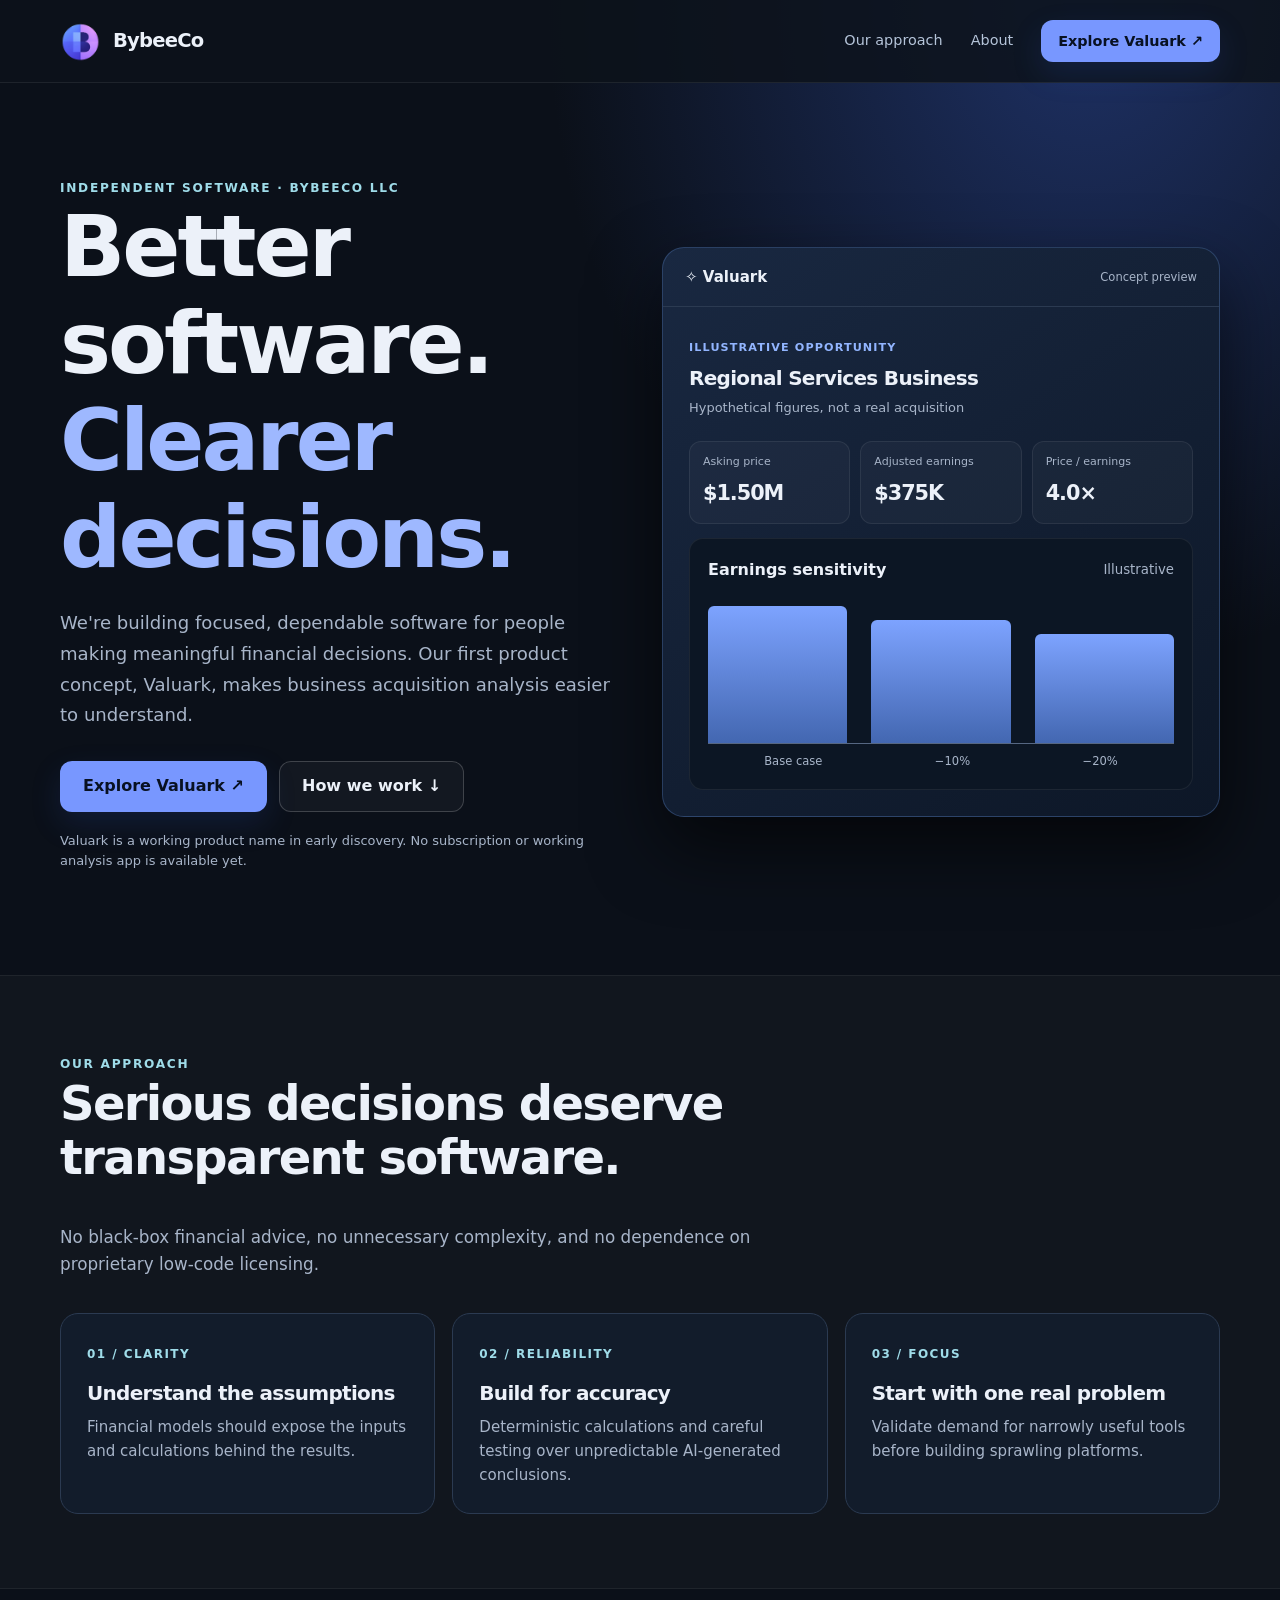
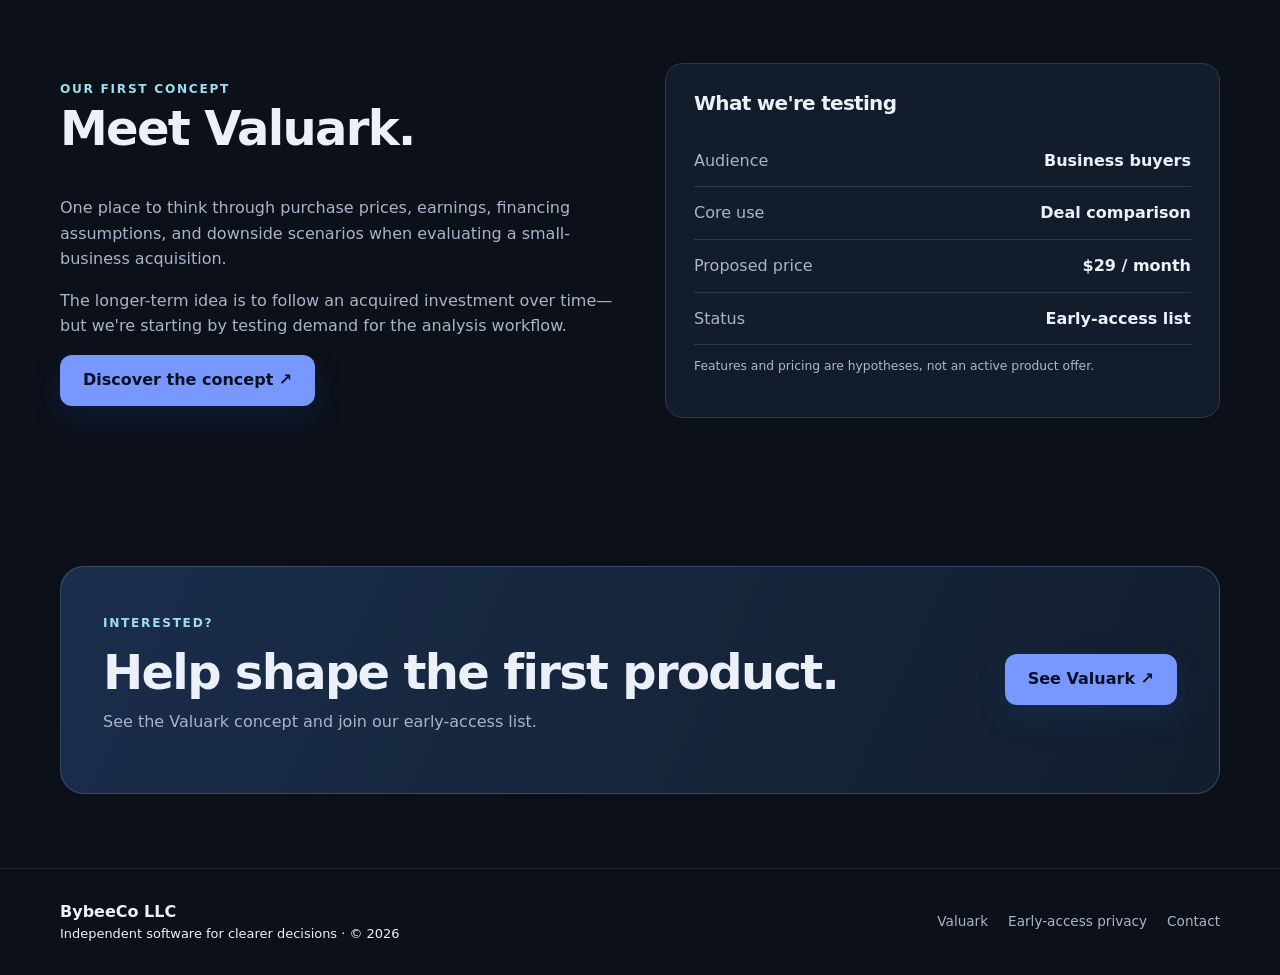
<file: index.html>
<!doctype html>
<html lang="en"><head><meta charset="utf-8"><meta name="viewport" content="width=device-width,initial-scale=1"><meta name="theme-color" content="#0b1019"><meta name="description" content="BybeeCo is an independent software company creating transparent tools for financial decisions. Explore our first product concept, Valuark."><meta property="og:title" content="BybeeCo | Software for clearer decisions"><meta property="og:description" content="Independent software for meaningful business decisions. Discover Valuark."><link rel="icon" type="image/png" sizes="96x96" href="favicon-96x96.png"><link rel="apple-touch-icon" sizes="192x192" href="web-app-manifest-192x192.png"><link rel="stylesheet" href="styles.css"><title>BybeeCo — Software for clearer decisions</title><!-- Cloudflare Web Analytics --><script type='module' src='https://static.cloudflareinsights.com/beacon.min.js' data-cf-beacon='{"token": "6b9af6c4d213418a8455e98528e53d12"}'></script><!-- End Cloudflare Web Analytics -->
</head>
<body><header class="header"><div class="container nav"><a class="logo" href="./" aria-label="BybeeCo home"><img class="brand-mark" src="web-app-manifest-192x192.png" width="41" height="41" alt="" decoding="async">BybeeCo</a><nav class="nav-links" aria-label="Primary"><a href="#mission">Our approach</a><a href="#about">About</a><a class="button primary small" href="valuark/">Explore Valuark ↗</a></nav></div></header>
<main>
<section class="hero container"><div><div class="eyebrow">Independent software · BybeeCo LLC</div><h1>Better software.<br><span>Clearer decisions.</span></h1><p class="lead">We're building focused, dependable software for people making meaningful financial decisions. Our first product concept, Valuark, makes business acquisition analysis easier to understand.</p><div class="actions"><a class="button primary" href="valuark/">Explore Valuark ↗</a><a class="button secondary" href="#mission">How we work ↓</a></div><p class="caption">Valuark is a working product name in early discovery. No subscription or working analysis app is available yet.</p></div>
<div class="preview" role="img" aria-label="Illustrative Valuark dashboard for a fictional acquisition"><div class="preview-head"><strong>✧ Valuark</strong><small>Concept preview</small></div><div class="preview-body"><span class="preview-tag">ILLUSTRATIVE OPPORTUNITY</span><h3>Regional Services Business</h3><p class="caption">Hypothetical figures, not a real acquisition</p><div class="metrics"><div class="metric"><span>Asking price</span><strong>$1.50M</strong></div><div class="metric"><span>Adjusted earnings</span><strong>$375K</strong></div><div class="metric"><span>Price / earnings</span><strong>4.0×</strong></div></div><div class="graph"><div class="graph-top"><strong>Earnings sensitivity</strong><small>Illustrative</small></div><div class="bars"><div style="--h:100%"></div><div style="--h:90%"></div><div style="--h:80%"></div></div><div class="bar-labels"><span>Base case</span><span>−10%</span><span>−20%</span></div></div></div></div></section>
<section class="section section-alt" id="mission"><div class="container"><div class="section-head"><span class="kicker">Our approach</span><h2>Serious decisions deserve transparent software.</h2><p>No black-box financial advice, no unnecessary complexity, and no dependence on proprietary low-code licensing.</p></div><div class="cards"><div class="card"><span class="num">01 / CLARITY</span><h3>Understand the assumptions</h3><p>Financial models should expose the inputs and calculations behind the results.</p></div><div class="card"><span class="num">02 / RELIABILITY</span><h3>Build for accuracy</h3><p>Deterministic calculations and careful testing over unpredictable AI-generated conclusions.</p></div><div class="card"><span class="num">03 / FOCUS</span><h3>Start with one real problem</h3><p>Validate demand for narrowly useful tools before building sprawling platforms.</p></div></div></div></section>
<section class="section container" id="about"><div class="split"><div><span class="kicker">Our first concept</span><h2>Meet Valuark.</h2><p>One place to think through purchase prices, earnings, financing assumptions, and downside scenarios when evaluating a small-business acquisition.</p><p>The longer-term idea is to follow an acquired investment over time—but we're starting by testing demand for the analysis workflow.</p><a class="button primary" href="valuark/">Discover the concept ↗</a></div><div class="note"><h3>What we're testing</h3><div class="note-line"><span>Audience</span><strong>Business buyers</strong></div><div class="note-line"><span>Core use</span><strong>Deal comparison</strong></div><div class="note-line"><span>Proposed price</span><strong>$29 / month</strong></div><div class="note-line"><span>Status</span><strong>Early-access list</strong></div><p class="warning">Features and pricing are hypotheses, not an active product offer.</p></div></div></section>
<section class="section container"><div class="cta"><div><span class="kicker">Interested?</span><h2>Help shape the first product.</h2><p>See the Valuark concept and join our early-access list.</p></div><a class="button primary" href="valuark/">See Valuark ↗</a></div></section>
</main><footer class="footer"><div class="container footer-inner"><div><strong>BybeeCo LLC</strong><div class="caption">Independent software for clearer decisions · © 2026</div></div><div class="footer-links"><a href="valuark/">Valuark</a><a href="valuark/privacy.html">Early-access privacy</a><a href="mailto:chandler@bybeeco.net">Contact</a></div></div></footer></body></html>
</file>
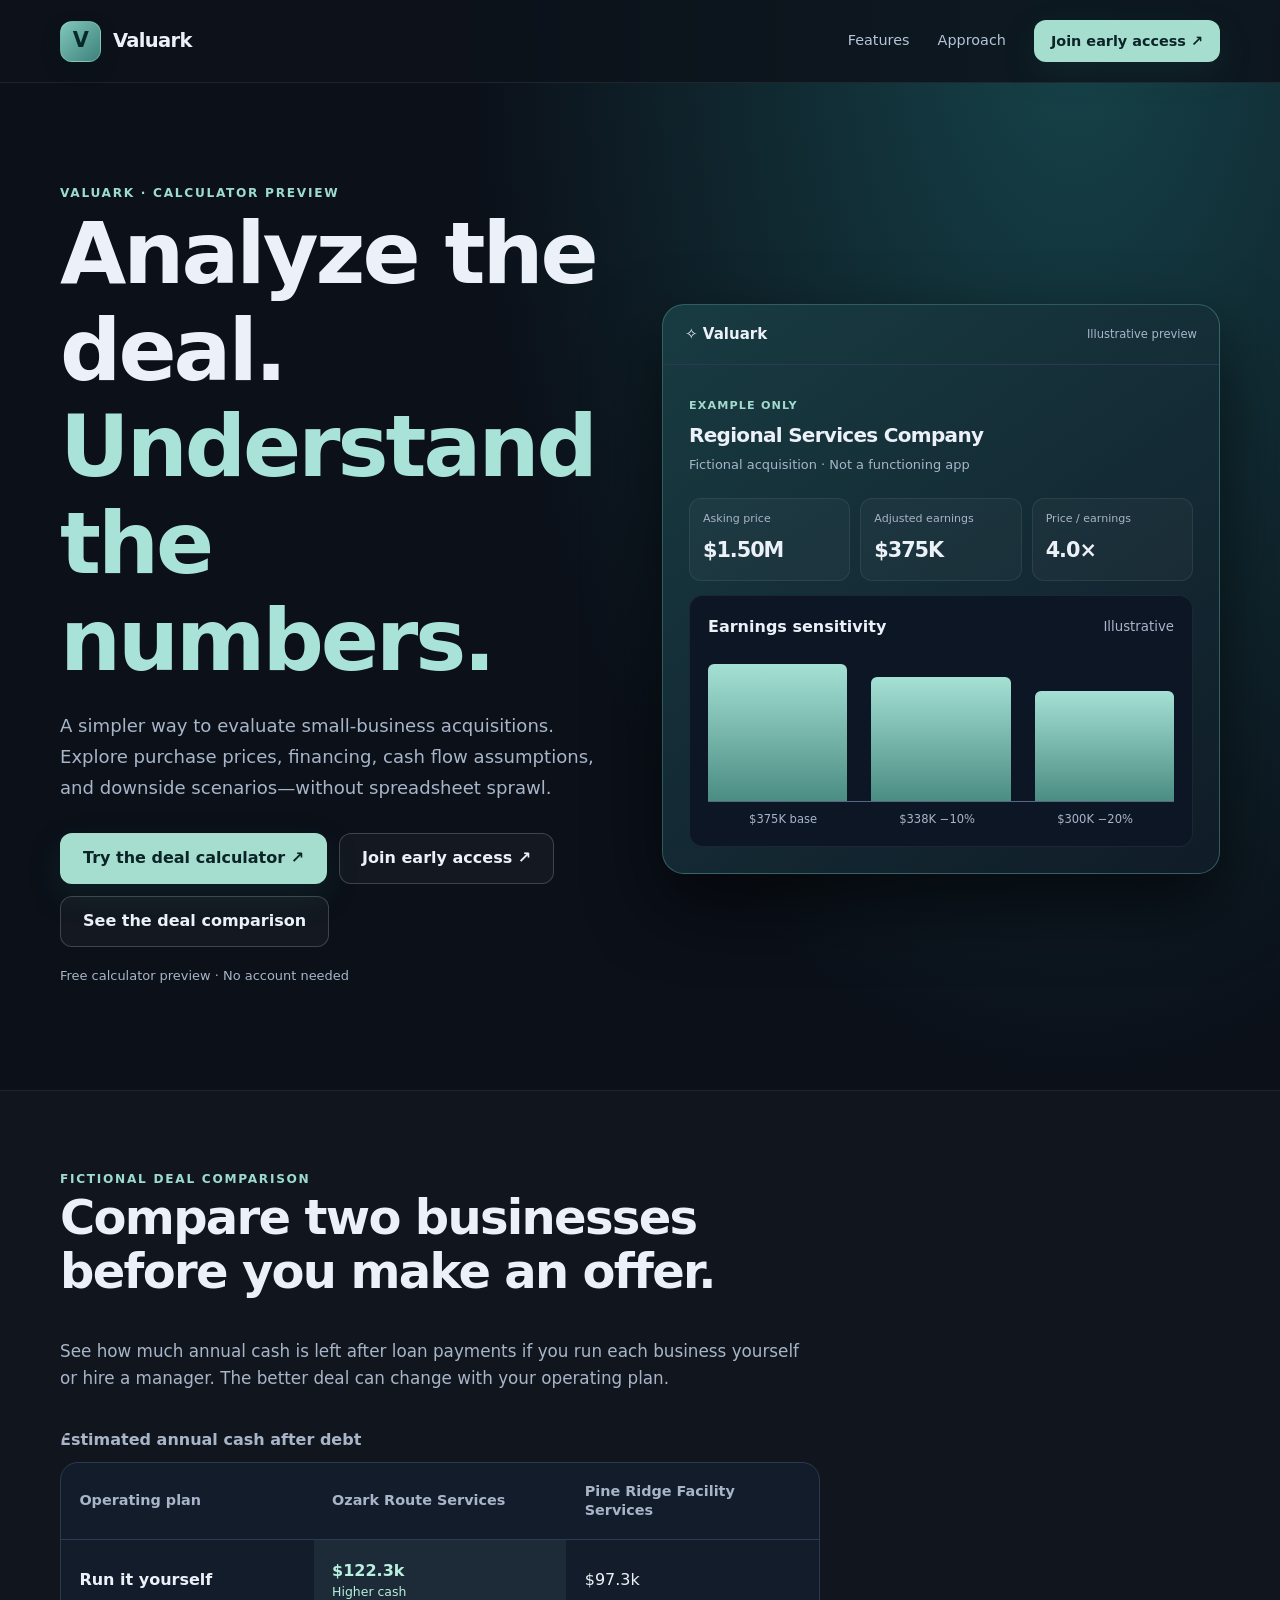
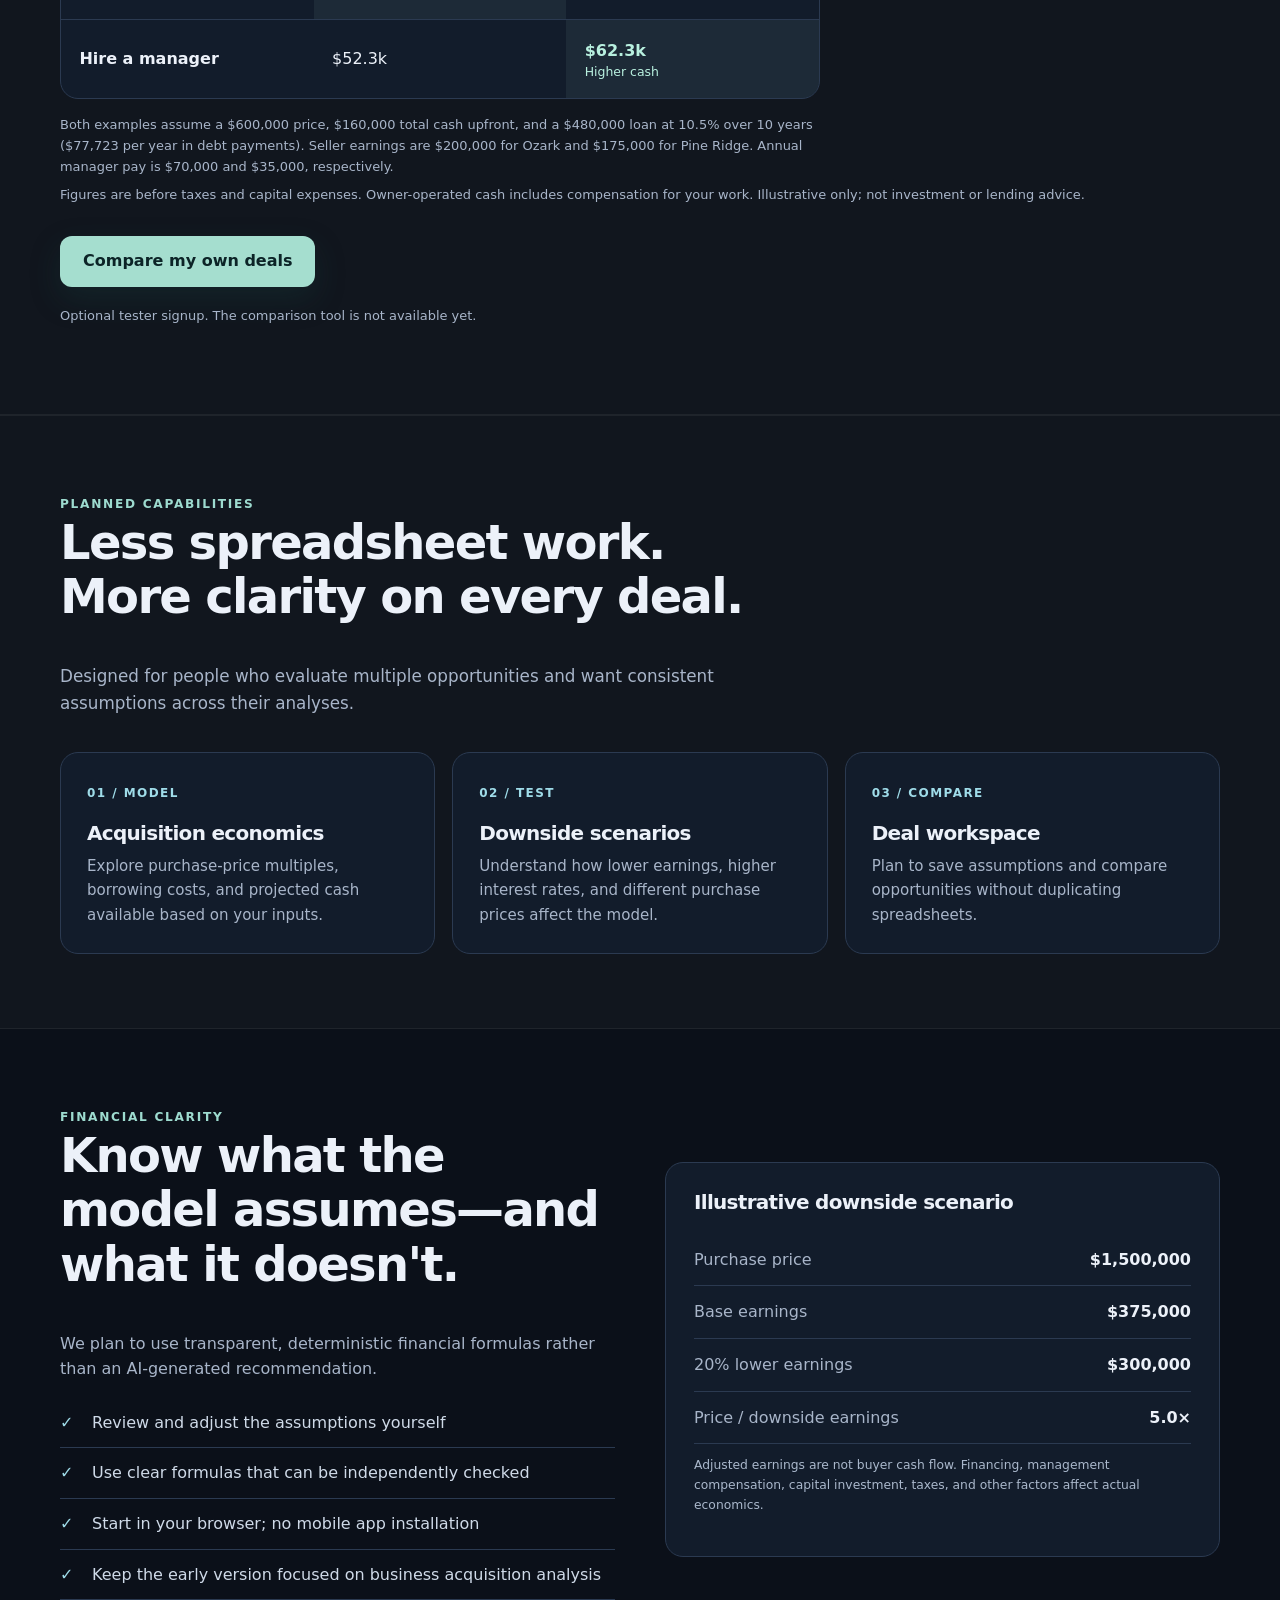
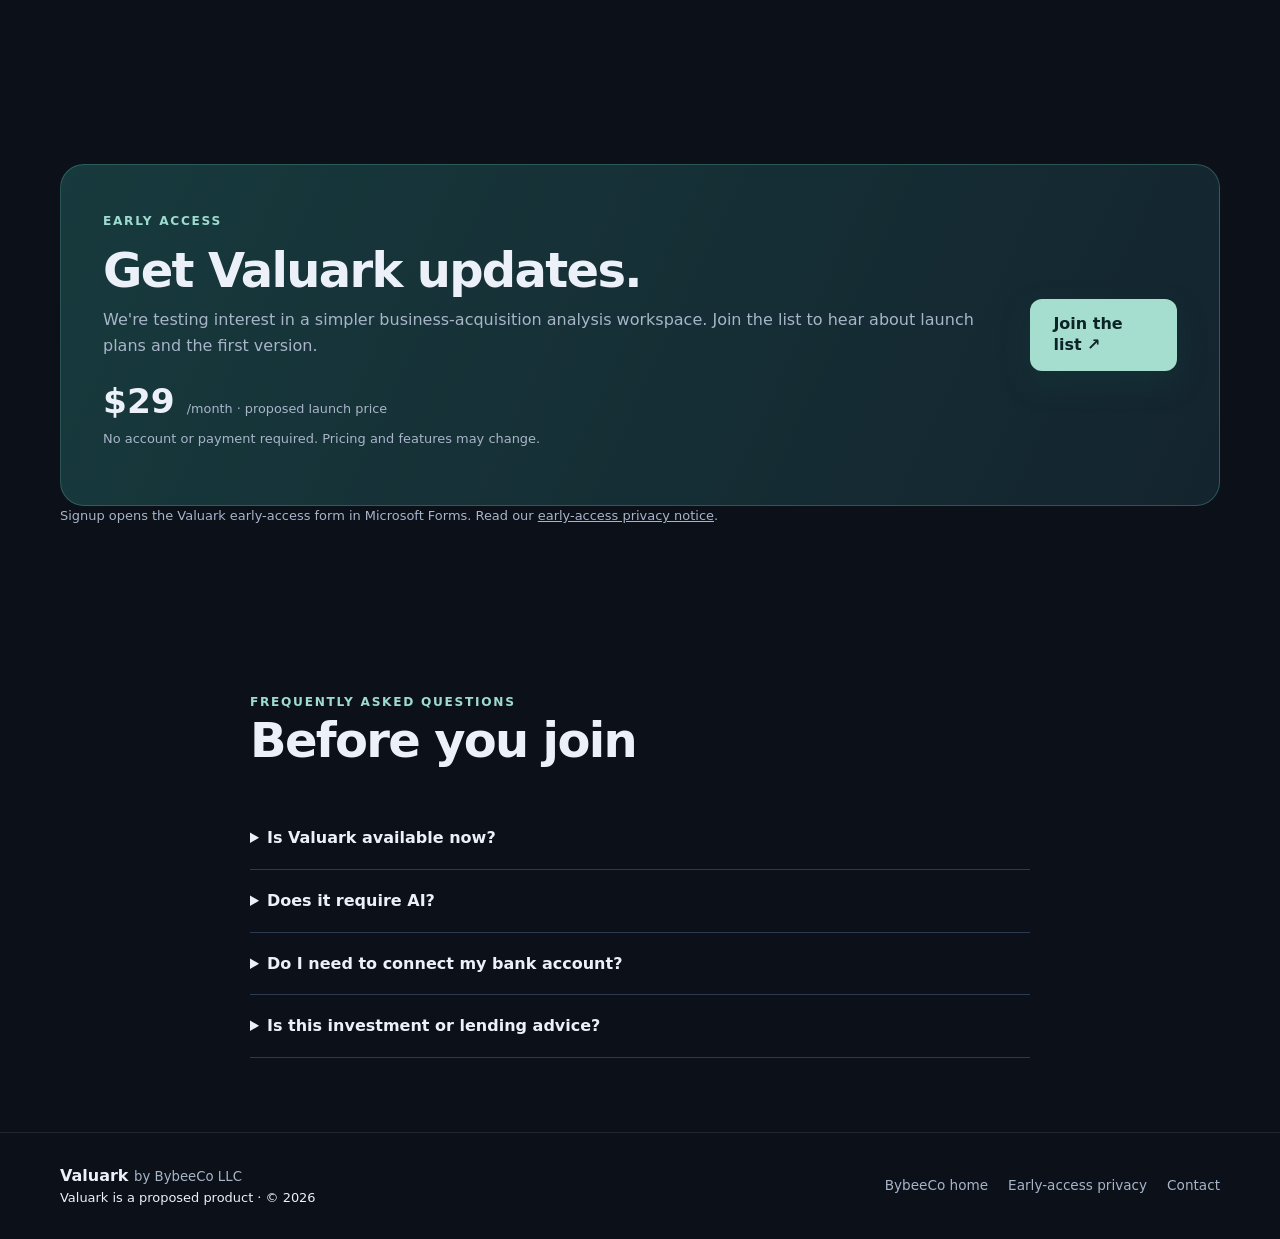
<file: deal-xray/index.html>
<!doctype html><html lang="en"><head><meta charset="utf-8"><meta name="viewport" content="width=device-width,initial-scale=1"><meta name="robots" content="noindex,follow"><meta http-equiv="refresh" content="0; url=../valuark/"><link rel="canonical" href="https://bybeeco.net/valuark/"><title>Deal X-Ray has moved to Valuark</title></head><body><p>This page has moved to <a href="../valuark/">Valuark</a>.</p></body></html>
</file>
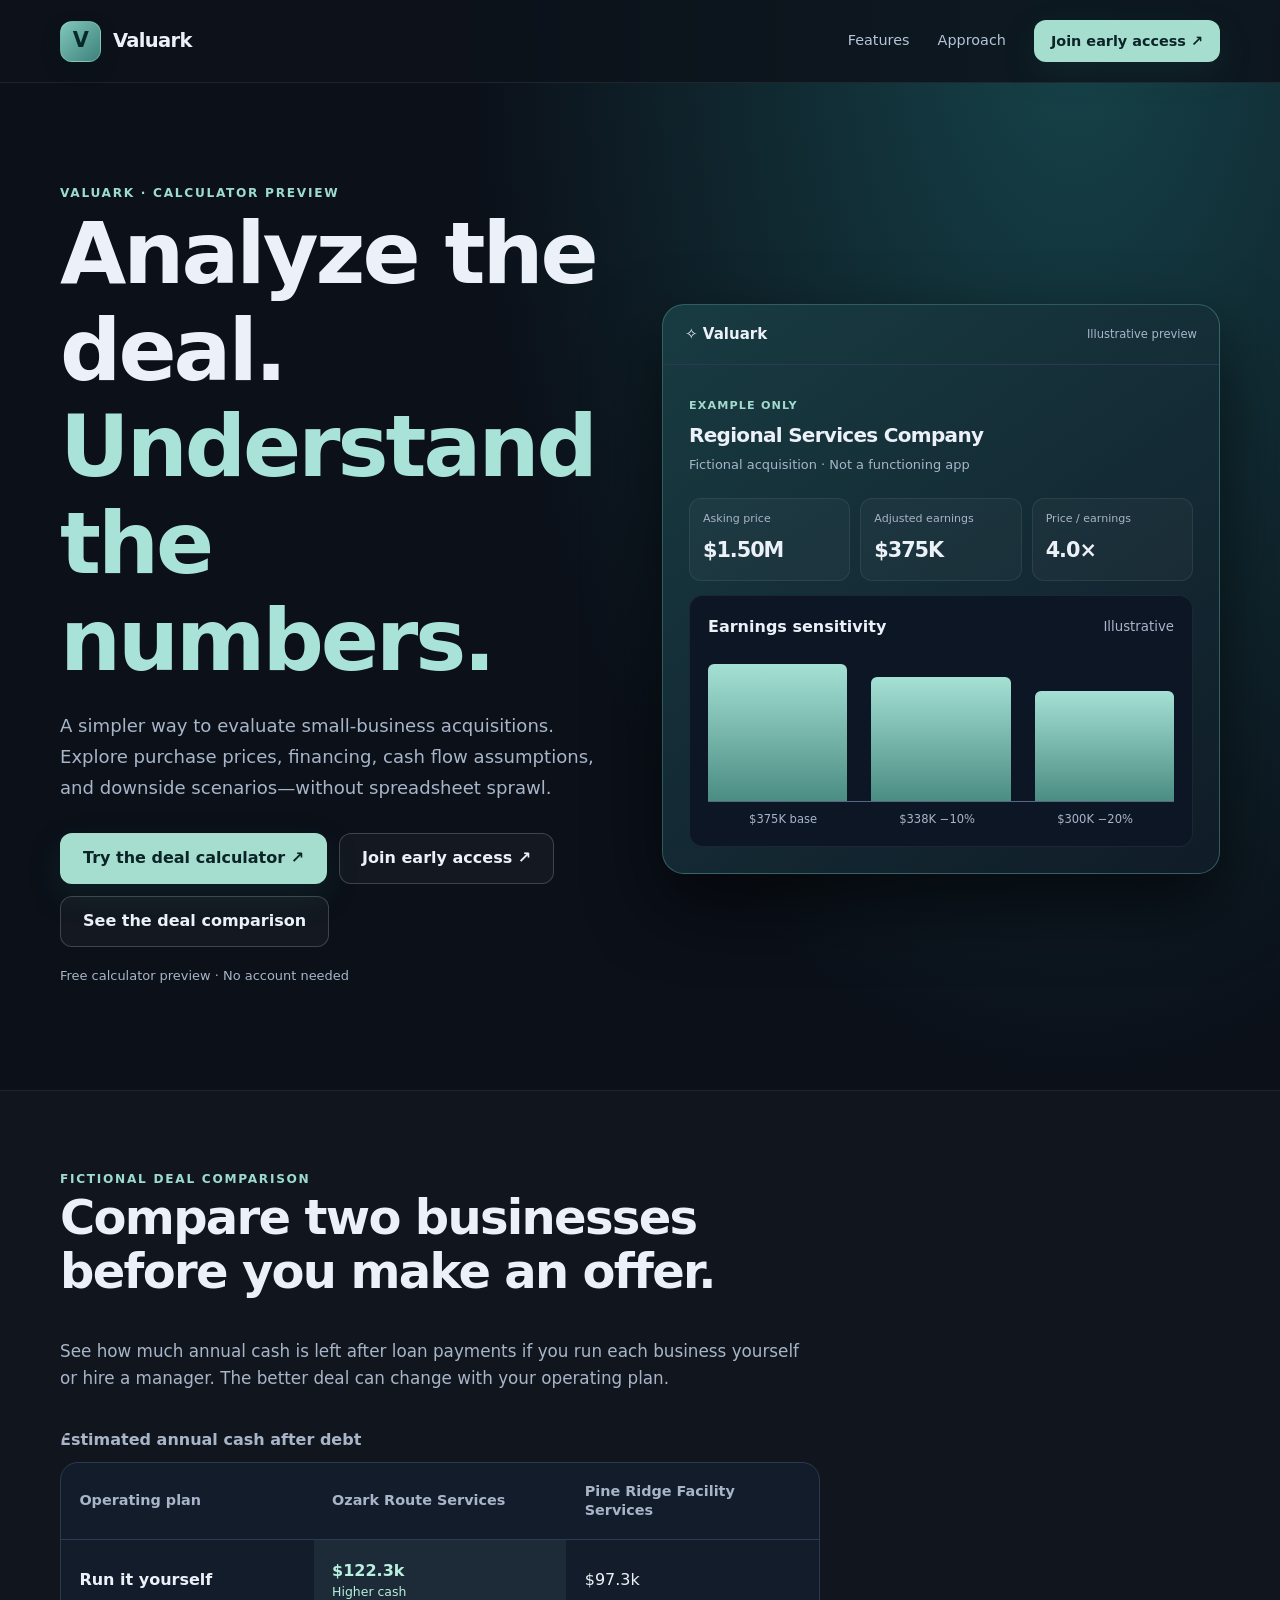
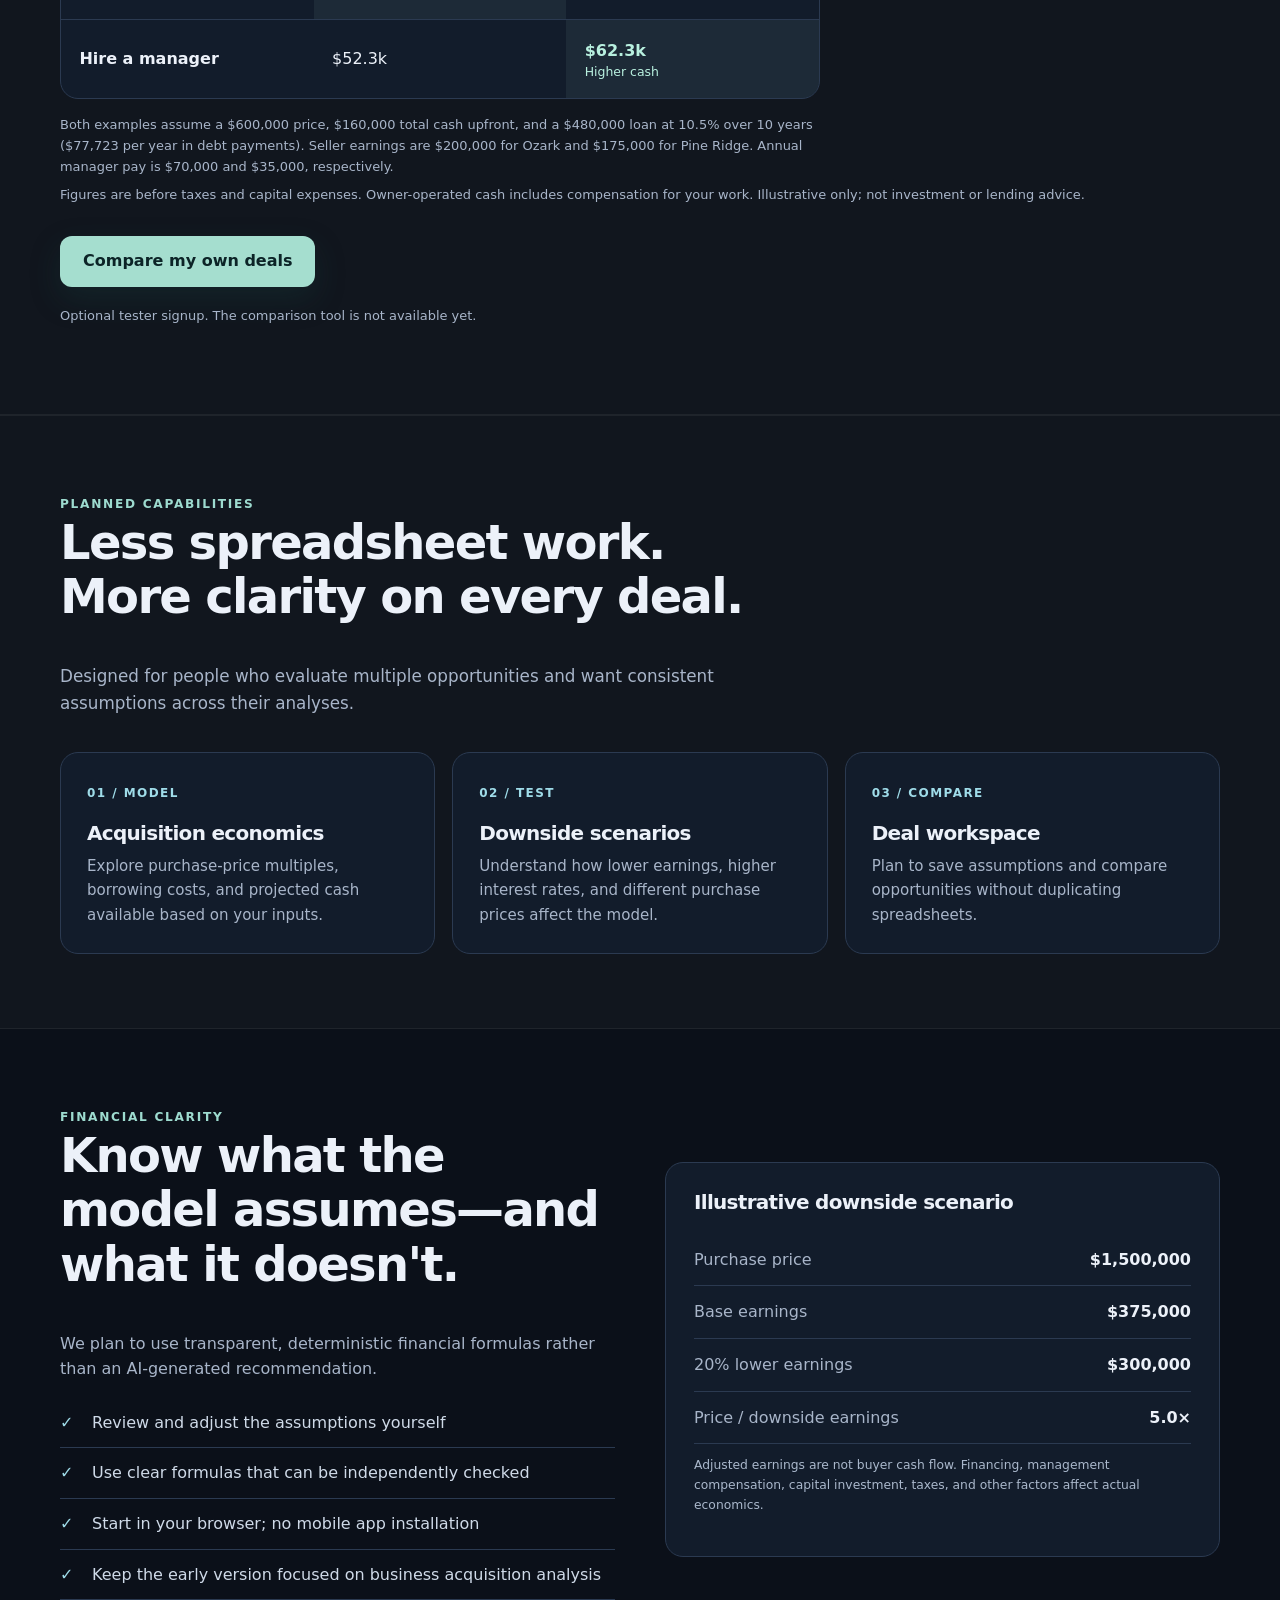
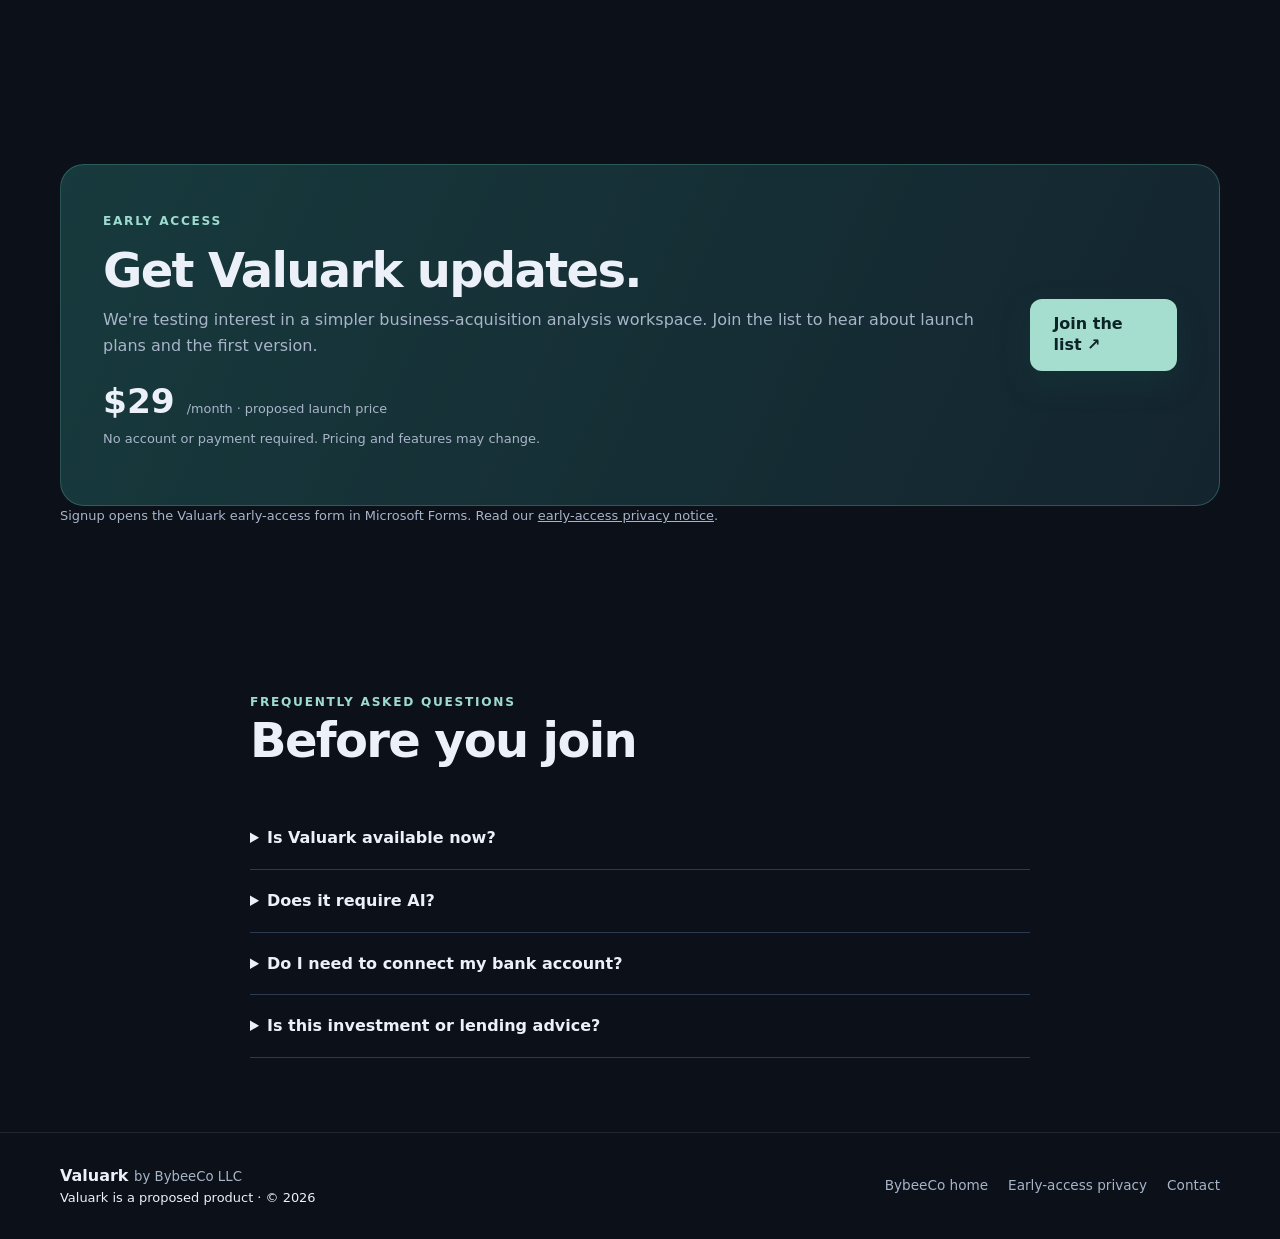
<file: valuark/index.html>
<!doctype html>
<html lang="en"><head><meta charset="utf-8"><meta name="viewport" content="width=device-width,initial-scale=1"><meta name="theme-color" content="#0b1019"><meta name="description" content="Try Valuark’s free one-deal calculator for small-business acquisitions. Estimate upfront cash, loan payments, and cash after hiring help."><link rel="canonical" href="https://bybeeco.net/valuark/"><meta property="og:title" content="Valuark | Analyze the deal. Understand the numbers."><meta property="og:description" content="A simpler way to evaluate business acquisitions. Join the early-access list."><link rel="icon" type="image/png" sizes="96x96" href="../favicon-96x96.png"><link rel="apple-touch-icon" sizes="192x192" href="../web-app-manifest-192x192.png"><link rel="stylesheet" href="../styles.css"><title>Valuark — Business acquisition analysis | BybeeCo</title><!-- Cloudflare Web Analytics --><script type='module' src='https://static.cloudflareinsights.com/beacon.min.js' data-cf-beacon='{"token": "6b9af6c4d213418a8455e98528e53d12"}'></script><!-- End Cloudflare Web Analytics -->
<style>
.deal-comparison-table{width:100%;max-width:760px;table-layout:fixed;border-spacing:0;background:var(--panel);border:1px solid var(--line);border-radius:var(--radius);overflow:hidden}
.deal-comparison-table caption{text-align:left;margin:0 0 .6rem;color:var(--sub);font-weight:600}
.deal-comparison-table th,.deal-comparison-table td{padding:clamp(.5rem,2vw,1.15rem);text-align:left;vertical-align:middle;overflow-wrap:anywhere}
.deal-comparison-table thead th{color:var(--sub);font-size:.9rem;line-height:1.35}
.deal-comparison-table tbody th,.deal-comparison-table tbody td{border-top:1px solid var(--line)}
.deal-comparison-table td{font-variant-numeric:tabular-nums}
.deal-comparison-table .higher{color:#b8f0df;background:#a5decf12}
.deal-comparison-table .higher span{display:block;font-size:.78rem;line-height:1.3}
.deal-comparison-detail{margin:1rem 0 .5rem;max-width:760px}
@media(max-width:480px){.deal-comparison-table tbody th{font-size:.88rem;line-height:1.35}}
</style>
</head>
<body class="valuark-page"><header class="header"><div class="container nav"><a class="logo product-logo" href="./" aria-label="Valuark home"><span class="product-mark" aria-hidden="true">V</span>Valuark</a><nav class="nav-links" aria-label="Primary"><a href="#features">Features</a><a href="#how">Approach</a><a class="button primary small" href="#early-access">Join early access ↗</a></nav></div></header>
<main>
<section class="hero container"><div><span class="eyebrow">Valuark · Calculator preview</span><h1>Analyze the deal.<br><span>Understand the numbers.</span></h1><p class="lead">A simpler way to evaluate small-business acquisitions. Explore purchase prices, financing, cash flow assumptions, and downside scenarios—without spreadsheet sprawl.</p><div class="actions"><a class="button primary" href="app/">Try the deal calculator ↗</a><a class="button secondary" href="#early-access">Join early access ↗</a><a class="button secondary" href="#deal-comparison">See the deal comparison</a></div><p class="caption">Free calculator preview · No account needed</p></div>
<div class="preview" role="img" aria-label="Illustrative acquisition underwriting preview showing a fictional business, price to earnings multiple, and downside scenarios"><div class="preview-head"><strong>✧ Valuark</strong><small>Illustrative preview</small></div><div class="preview-body"><span class="preview-tag">EXAMPLE ONLY</span><h3>Regional Services Company</h3><p class="caption">Fictional acquisition · Not a functioning app</p><div class="metrics"><div class="metric"><span>Asking price</span><strong>$1.50M</strong></div><div class="metric"><span>Adjusted earnings</span><strong>$375K</strong></div><div class="metric"><span>Price / earnings</span><strong>4.0×</strong></div></div><div class="graph"><div class="graph-top"><strong>Earnings sensitivity</strong><small>Illustrative</small></div><div class="bars"><div style="--h:100%"></div><div style="--h:90%"></div><div style="--h:80%"></div></div><div class="bar-labels"><span>$375K base</span><span>$338K −10%</span><span>$300K −20%</span></div></div></div></div></section>
<section class="section section-alt" id="deal-comparison" aria-labelledby="deal-comparison-title">
  <div class="container">
    <div class="section-head">
      <span class="kicker">Fictional deal comparison</span>
      <h2 id="deal-comparison-title">Compare two businesses before you make an offer.</h2>
      <p>See how much annual cash is left after loan payments if you run each business yourself or hire a manager. The better deal can change with your operating plan.</p>
    </div>
    <table class="deal-comparison-table">
      <caption>Estimated annual cash after debt</caption>
      <thead><tr><th scope="col">Operating plan</th><th scope="col">Ozark Route Services</th><th scope="col">Pine Ridge Facility Services</th></tr></thead>
      <tbody>
        <tr><th scope="row">Run it yourself</th><td class="higher"><strong>$122.3k</strong><span>Higher cash</span></td><td>$97.3k</td></tr>
        <tr><th scope="row">Hire a manager</th><td>$52.3k</td><td class="higher"><strong>$62.3k</strong><span>Higher cash</span></td></tr>
      </tbody>
    </table>
    <p class="caption deal-comparison-detail">Both examples assume a $600,000 price, $160,000 total cash upfront, and a $480,000 loan at 10.5% over 10 years ($77,723 per year in debt payments). Seller earnings are $200,000 for Ozark and $175,000 for Pine Ridge. Annual manager pay is $70,000 and $35,000, respectively.</p>
    <p class="caption">Figures are before taxes and capital expenses. Owner-operated cash includes compensation for your work. Illustrative only; not investment or lending advice.</p>
    <div class="actions"><a class="button primary" href="compare/">Compare my own deals</a></div>
    <p class="caption">Optional tester signup. The comparison tool is not available yet.</p>
  </div>
</section>
<section class="section section-alt" id="features"><div class="container"><div class="section-head"><span class="kicker">Planned capabilities</span><h2>Less spreadsheet work. More clarity on every deal.</h2><p>Designed for people who evaluate multiple opportunities and want consistent assumptions across their analyses.</p></div><div class="cards"><article class="card"><span class="num">01 / MODEL</span><h3>Acquisition economics</h3><p>Explore purchase-price multiples, borrowing costs, and projected cash available based on your inputs.</p></article><article class="card"><span class="num">02 / TEST</span><h3>Downside scenarios</h3><p>Understand how lower earnings, higher interest rates, and different purchase prices affect the model.</p></article><article class="card"><span class="num">03 / COMPARE</span><h3>Deal workspace</h3><p>Plan to save assumptions and compare opportunities without duplicating spreadsheets.</p></article></div></div></section>
<section class="section container" id="how"><div class="split"><div><span class="kicker">Financial clarity</span><h2>Know what the model assumes—and what it doesn't.</h2><p>We plan to use transparent, deterministic financial formulas rather than an AI-generated recommendation.</p><ul class="check-list"><li>Review and adjust the assumptions yourself</li><li>Use clear formulas that can be independently checked</li><li>Start in your browser; no mobile app installation</li><li>Keep the early version focused on business acquisition analysis</li></ul></div><div class="note"><h3>Illustrative downside scenario</h3><div class="note-line"><span>Purchase price</span><strong>$1,500,000</strong></div><div class="note-line"><span>Base earnings</span><strong>$375,000</strong></div><div class="note-line"><span>20% lower earnings</span><strong>$300,000</strong></div><div class="note-line"><span>Price / downside earnings</span><strong>5.0×</strong></div><p class="warning">Adjusted earnings are not buyer cash flow. Financing, management compensation, capital investment, taxes, and other factors affect actual economics.</p></div></div></section>
<section class="section container" id="early-access"><div class="cta"><div><span class="kicker">Early access</span><h2>Get Valuark updates.</h2><p>We're testing interest in a simpler business-acquisition analysis workspace. Join the list to hear about launch plans and the first version.</p><div class="price"><strong>$29</strong><span>/month · proposed launch price</span></div><p class="caption">No account or payment required. Pricing and features may change.</p></div><a class="button primary" href="https://forms.cloud.microsoft/Pages/ResponsePage.aspx?id=NekUYfxFBU6qpfQUZ_yg_f80z0Z3oLlMpwESJOcBspFUMzMwTzVXTllCS1RRMVNJT1NWU1c4MEo0NC4u" target="_blank" rel="noopener noreferrer">Join the list ↗</a></div><p class="caption">Signup opens the Valuark early-access form in Microsoft Forms. Read our <a href="privacy.html" style="text-decoration:underline">early-access privacy notice</a>.</p></section>
<section class="section faq container"><span class="kicker">Frequently asked questions</span><h2>Before you join</h2><details><summary>Is Valuark available now?</summary><p>No. We're evaluating demand and developing the initial concept. The signup list is not a purchase or guarantee of launch.</p></details><details><summary>Does it require AI?</summary><p>No. The planned financial modeling uses formulas and explicit assumptions, not AI inference services.</p></details><details><summary>Do I need to connect my bank account?</summary><p>No. The early-access form does not request bank details or financial statements.</p></details><details><summary>Is this investment or lending advice?</summary><p>No. Valuark is planned as modeling and decision-support software, not investment, accounting, tax, legal, appraisal, or lending advice.</p></details></section>
</main><footer class="footer"><div class="container footer-inner"><div><strong>Valuark <span class="brand-by">by BybeeCo LLC</span></strong><div class="caption">Valuark is a proposed product · © 2026</div></div><div class="footer-links"><a href="../">BybeeCo home</a><a href="privacy.html">Early-access privacy</a><a href="mailto:chandler@bybeeco.net">Contact</a></div></div></footer></body></html>
</file>
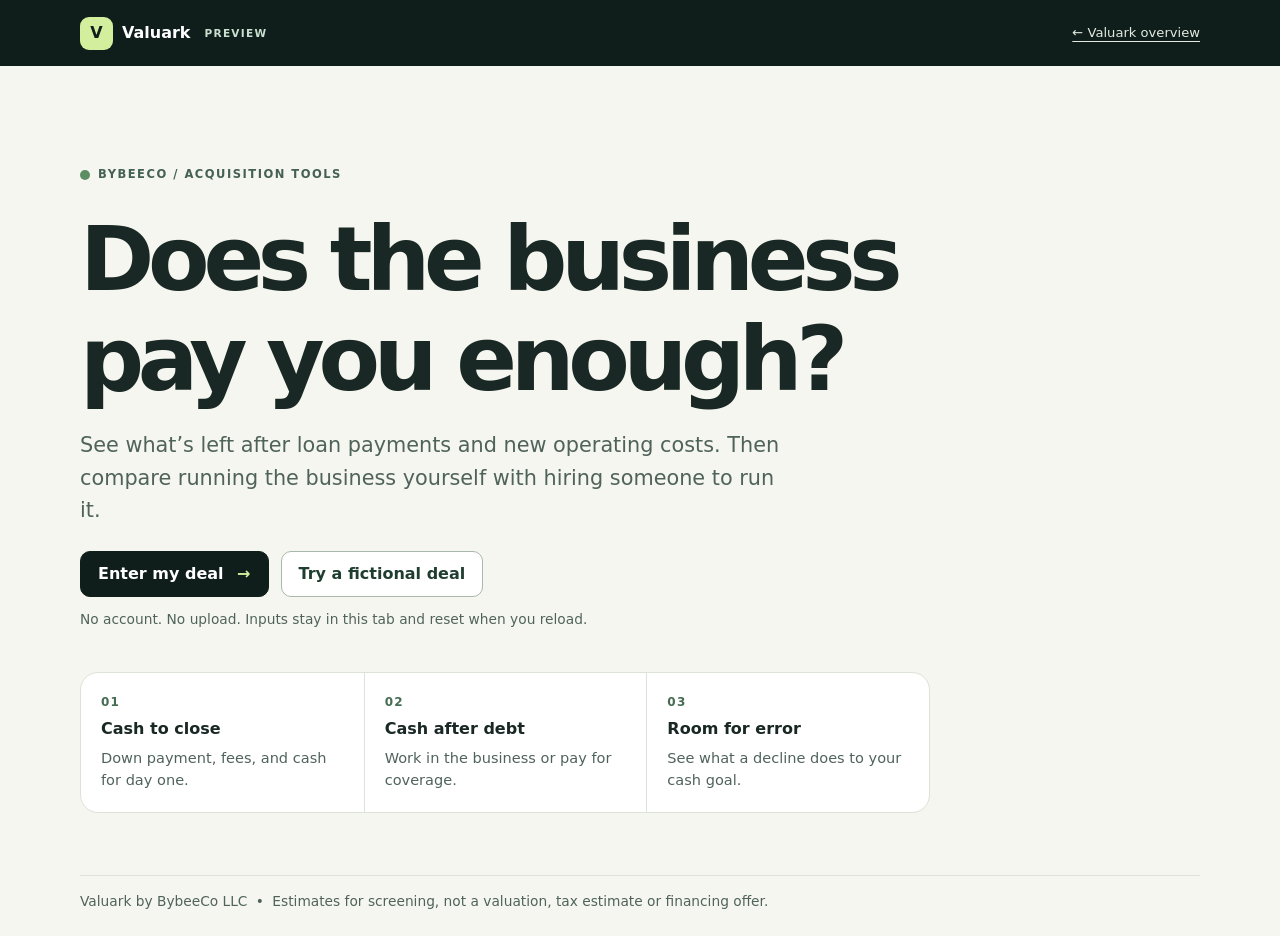
<file: valuark/app/index.html>
<!doctype html><html lang="en"><head><meta charset="UTF-8"><meta name="viewport" content="width=device-width,initial-scale=1"><meta name="theme-color" content="#101a19"><meta http-equiv="Content-Security-Policy" content="default-src 'none'; script-src 'self'; style-src 'self'; img-src 'self'; connect-src 'none'; base-uri 'none'; form-action 'none'"><meta name="robots" content="noindex"><meta name="description" content="Estimate cash after debt and the cost of hiring help."><title>Valuark | Check a business</title>  <script type="module" crossorigin src="./assets/index-Bihn7yIy.js"></script>
  <link rel="stylesheet" crossorigin href="./assets/index-Ba0WXo_a.css">
</head><body><div id="root"></div></body></html>
</file>
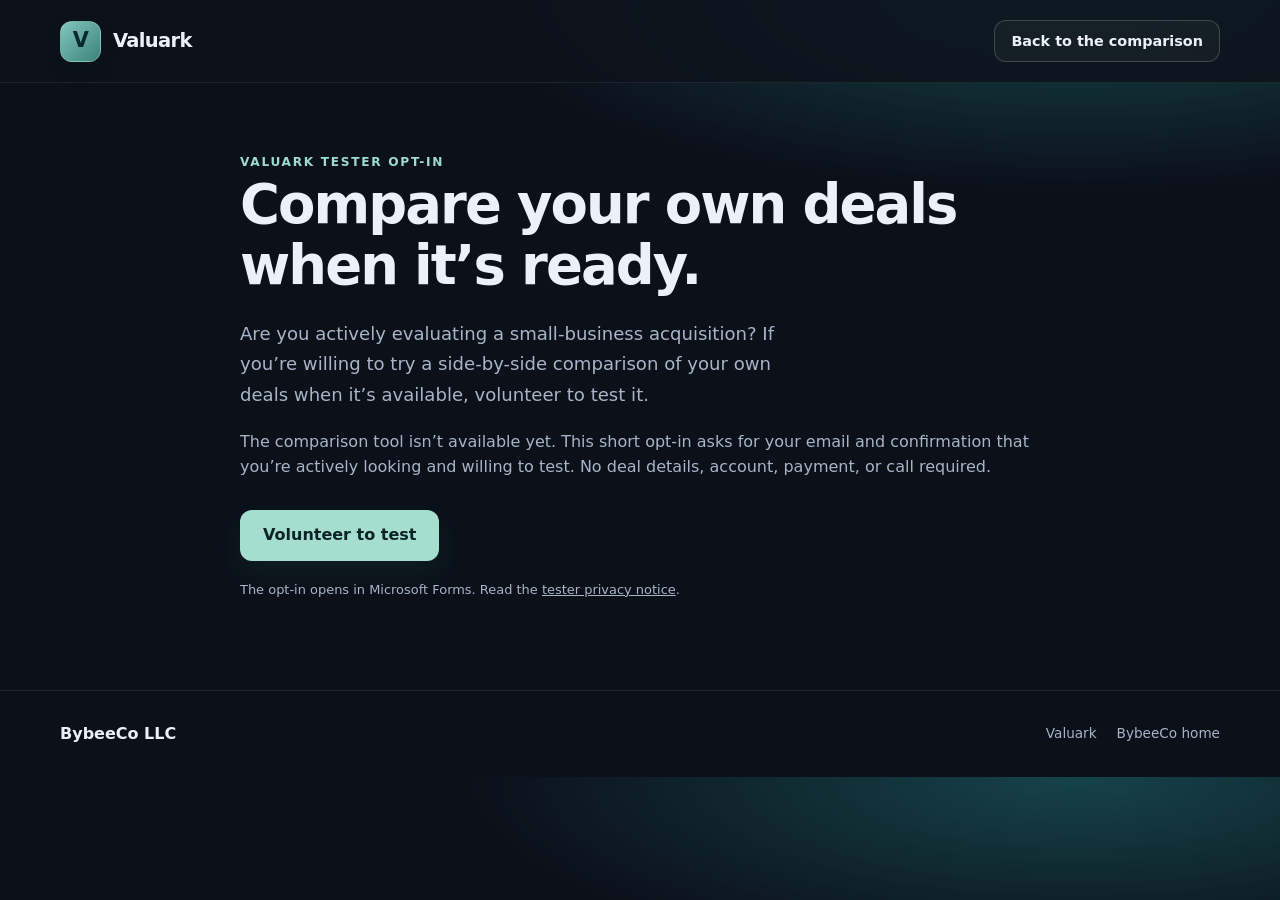
<file: valuark/compare/index.html>
<!doctype html>
<html lang="en"><head><meta charset="utf-8"><meta name="viewport" content="width=device-width,initial-scale=1"><meta name="theme-color" content="#0b1019"><meta name="description" content="Volunteer to test Valuark’s future acquisition comparison."><meta name="robots" content="noindex"><link rel="canonical" href="https://bybeeco.net/valuark/compare/"><link rel="icon" type="image/png" sizes="96x96" href="../../favicon-96x96.png"><link rel="apple-touch-icon" sizes="192x192" href="../../web-app-manifest-192x192.png"><link rel="stylesheet" href="../../styles.css"><title>Volunteer to test Valuark | BybeeCo</title><!-- Cloudflare Web Analytics --><script type='module' src='https://static.cloudflareinsights.com/beacon.min.js' data-cf-beacon='{"token": "6b9af6c4d213418a8455e98528e53d12"}'></script><!-- End Cloudflare Web Analytics -->
</head>
<body class="valuark-page">
  <header class="header"><div class="container nav"><a class="logo product-logo" href="../" aria-label="Valuark home"><span class="product-mark" aria-hidden="true">V</span>Valuark</a><nav class="nav-links" aria-label="Primary"><a class="button secondary small" href="../#deal-comparison">Back to the comparison</a></nav></div></header>
  <main class="container"><article class="legal">
    <span class="kicker">Valuark tester opt-in</span>
    <h1>Compare your own deals when it’s ready.</h1>
    <p class="lead">Are you actively evaluating a small-business acquisition? If you’re willing to try a side-by-side comparison of your own deals when it’s available, volunteer to test it.</p>
    <p>The comparison tool isn’t available yet. This short opt-in asks for your email and confirmation that you’re actively looking and willing to test. No deal details, account, payment, or call required.</p>
    <div class="actions"><a class="button primary" href="https://forms.cloud.microsoft/r/BCtmyKhPy6" rel="noreferrer">Volunteer to test</a></div>
    <p class="caption">The opt-in opens in Microsoft Forms. Read the <a href="../privacy.html#comparison-privacy" style="text-decoration:underline">tester privacy notice</a>.</p>
  </article></main>
  <footer class="footer"><div class="container footer-inner"><strong>BybeeCo LLC</strong><div class="footer-links"><a href="../">Valuark</a><a href="../../">BybeeCo home</a></div></div></footer>
</body></html>
</file>
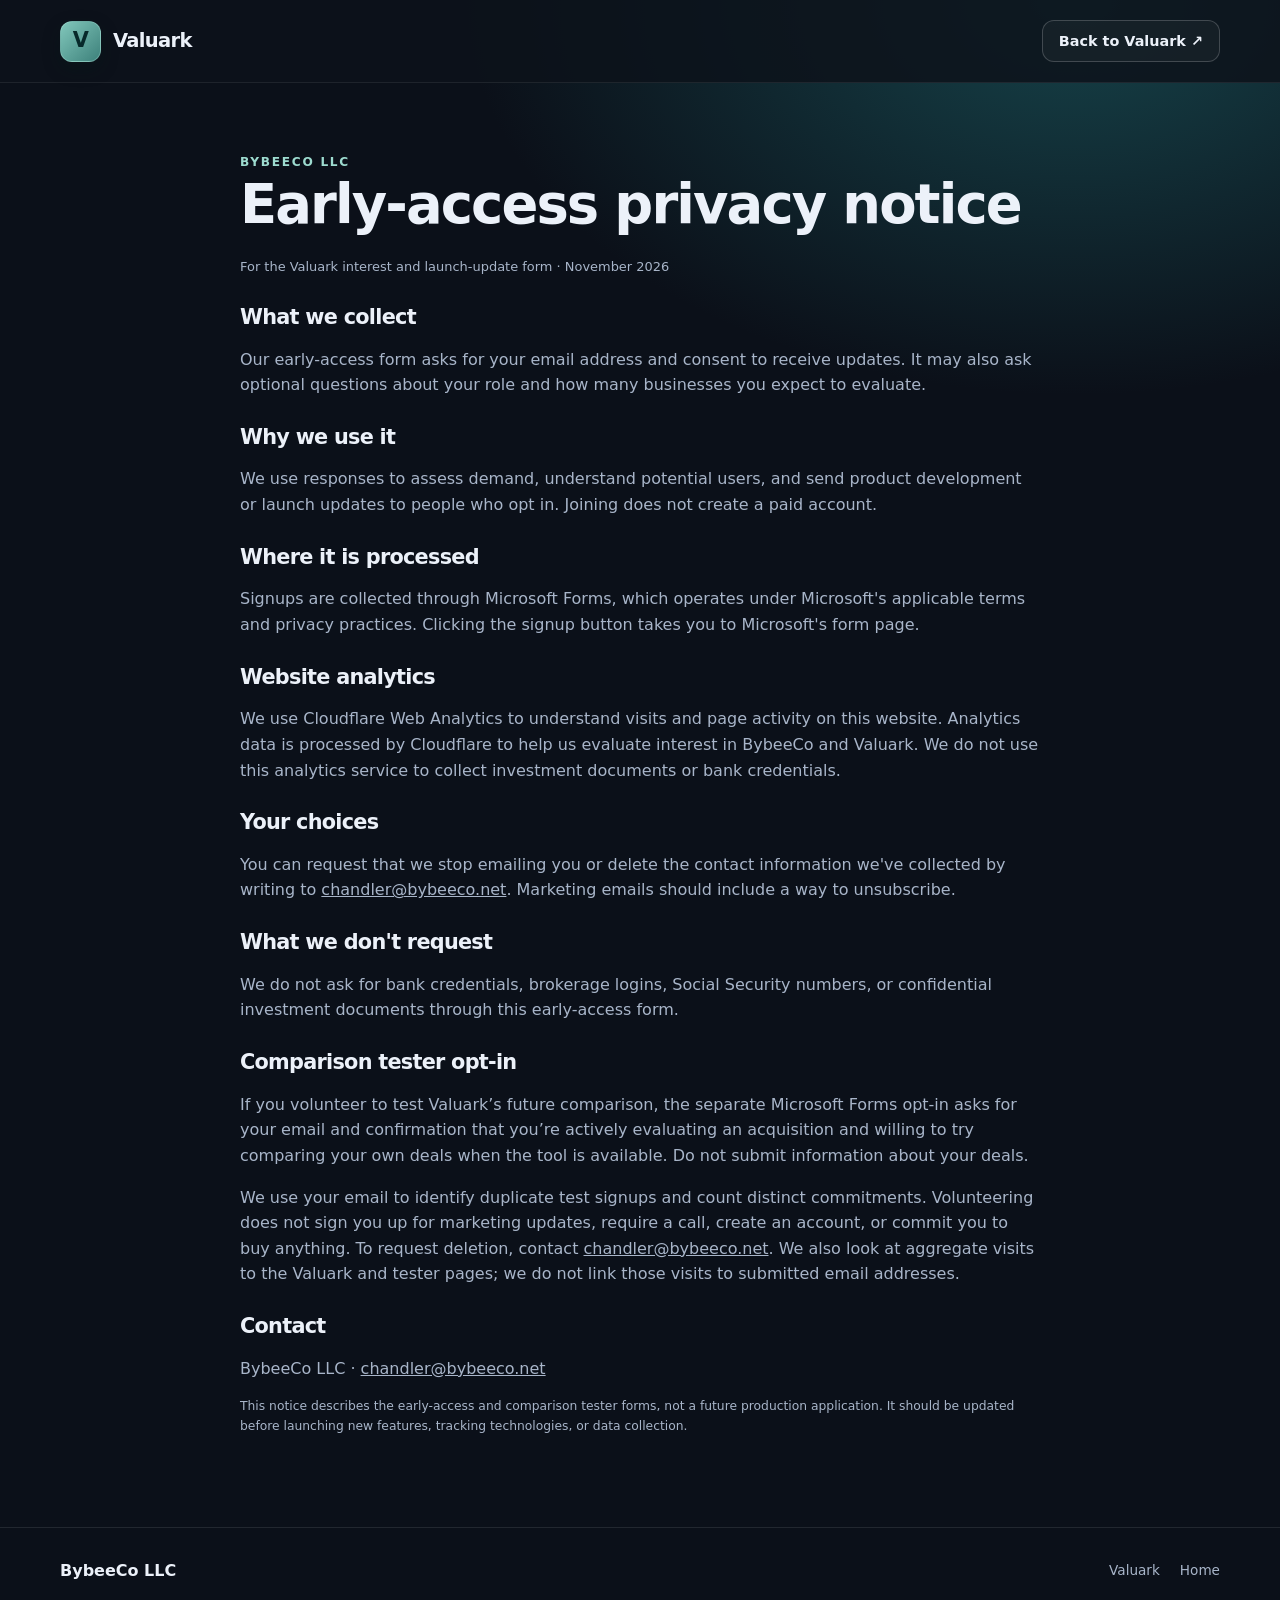
<file: deal-xray/privacy.html>
<!doctype html><html lang="en"><head><meta charset="utf-8"><meta name="viewport" content="width=device-width,initial-scale=1"><meta name="robots" content="noindex,follow"><meta http-equiv="refresh" content="0; url=../valuark/privacy.html"><link rel="canonical" href="https://bybeeco.net/valuark/privacy.html"><title>Deal X-Ray privacy has moved to Valuark</title></head><body><p>This page has moved to <a href="../valuark/privacy.html">Valuark</a>.</p></body></html>
</file>
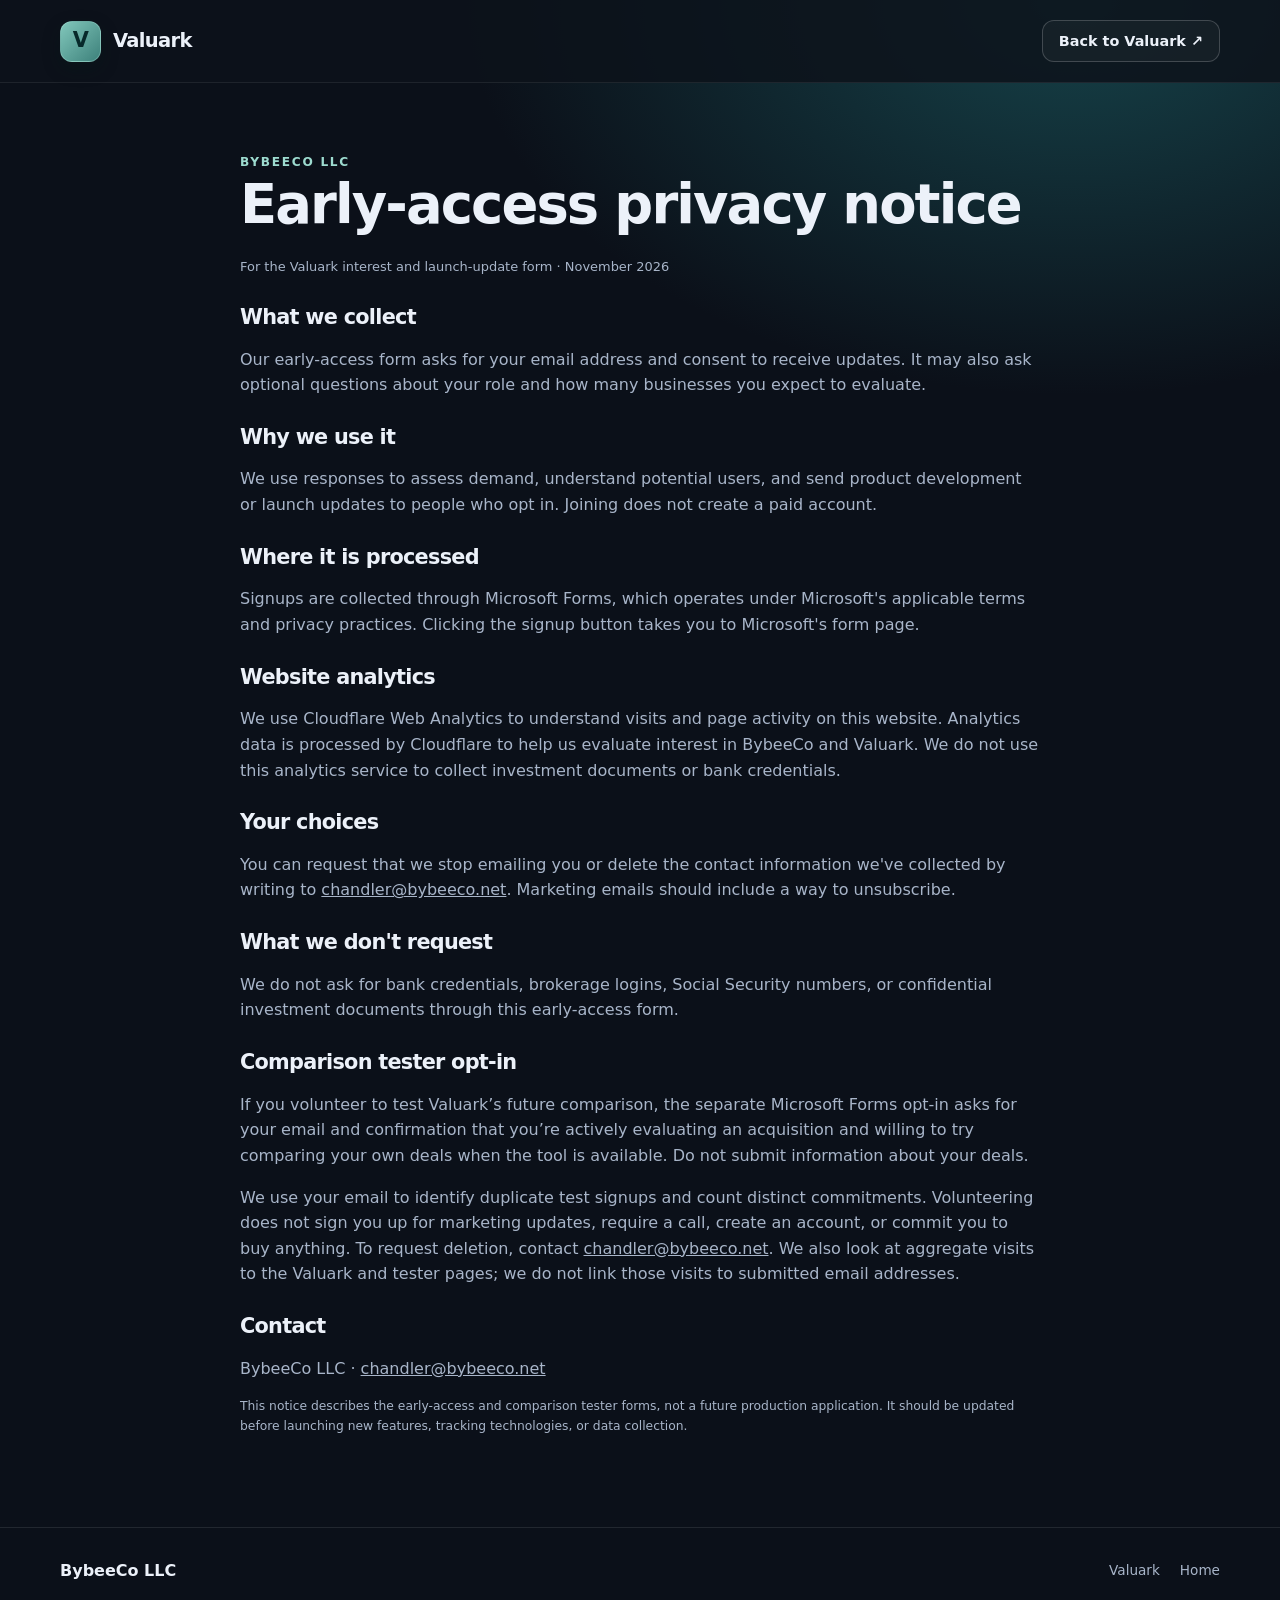
<file: valuark/privacy.html>
<!doctype html><html lang="en"><head><meta charset="utf-8"><meta name="viewport" content="width=device-width,initial-scale=1"><meta name="theme-color" content="#0b1019"><meta name="description" content="Information about BybeeCo's Valuark early-access signup."><link rel="icon" type="image/png" sizes="96x96" href="../favicon-96x96.png"><link rel="apple-touch-icon" sizes="192x192" href="../web-app-manifest-192x192.png"><link rel="stylesheet" href="../styles.css"><title>Valuark early-access privacy | BybeeCo</title><!-- Cloudflare Web Analytics --><script type='module' src='https://static.cloudflareinsights.com/beacon.min.js' data-cf-beacon='{"token": "6b9af6c4d213418a8455e98528e53d12"}'></script><!-- End Cloudflare Web Analytics -->
</head><body class="valuark-page"><header class="header"><div class="container nav"><a class="logo product-logo" href="./" aria-label="Valuark home"><span class="product-mark" aria-hidden="true">V</span>Valuark</a><nav class="nav-links"><a class="button secondary small" href="./">Back to Valuark ↗</a></nav></div></header><main class="container"><article class="legal"><span class="kicker">BybeeCo LLC</span><h1>Early-access privacy notice</h1><p class="caption">For the Valuark interest and launch-update form · November 2026</p><h2>What we collect</h2><p>Our early-access form asks for your email address and consent to receive updates. It may also ask optional questions about your role and how many businesses you expect to evaluate.</p><h2>Why we use it</h2><p>We use responses to assess demand, understand potential users, and send product development or launch updates to people who opt in. Joining does not create a paid account.</p><h2>Where it is processed</h2><p>Signups are collected through Microsoft Forms, which operates under Microsoft's applicable terms and privacy practices. Clicking the signup button takes you to Microsoft's form page.</p><h2>Website analytics</h2><p>We use Cloudflare Web Analytics to understand visits and page activity on this website. Analytics data is processed by Cloudflare to help us evaluate interest in BybeeCo and Valuark. We do not use this analytics service to collect investment documents or bank credentials.</p><h2>Your choices</h2><p>You can request that we stop emailing you or delete the contact information we've collected by writing to <a href="mailto:chandler@bybeeco.net" style="text-decoration:underline">chandler@bybeeco.net</a>. Marketing emails should include a way to unsubscribe.</p><h2>What we don't request</h2><p>We do not ask for bank credentials, brokerage logins, Social Security numbers, or confidential investment documents through this early-access form.</p><h2 id="comparison-privacy">Comparison tester opt-in</h2><p>If you volunteer to test Valuark’s future comparison, the separate Microsoft Forms opt-in asks for your email and confirmation that you’re actively evaluating an acquisition and willing to try comparing your own deals when the tool is available. Do not submit information about your deals.</p><p>We use your email to identify duplicate test signups and count distinct commitments. Volunteering does not sign you up for marketing updates, require a call, create an account, or commit you to buy anything. To request deletion, contact <a href="mailto:chandler@bybeeco.net" style="text-decoration:underline">chandler@bybeeco.net</a>. We also look at aggregate visits to the Valuark and tester pages; we do not link those visits to submitted email addresses.</p><h2>Contact</h2><p>BybeeCo LLC · <a href="mailto:chandler@bybeeco.net" style="text-decoration:underline">chandler@bybeeco.net</a></p><p class="warning">This notice describes the early-access and comparison tester forms, not a future production application. It should be updated before launching new features, tracking technologies, or data collection.</p></article></main><footer class="footer"><div class="container footer-inner"><strong>BybeeCo LLC</strong><div class="footer-links"><a href="./">Valuark</a><a href="../">Home</a></div></div></footer></body></html>
</file>
<file: styles.css>
:root{color-scheme:dark;--bg:#0b1019;--panel:#121c2b;--panel2:#152238;--ink:#ecf1f9;--sub:#a8b5c9;--line:#2b3a51;--accent:#7295ff;--accent2:#9fdce9;--radius:18px}
*{box-sizing:border-box}html{scroll-behavior:smooth}body{margin:0;background:radial-gradient(ellipse 65% 40% at 85% 0%,#1e3165 0%,transparent 65%),var(--bg);color:var(--ink);font:16px/1.6 Inter,ui-sans-serif,system-ui,-apple-system,Segoe UI,sans-serif}a{color:inherit;text-decoration:none}a:hover{text-decoration:underline}a:focus-visible,summary:focus-visible{outline:2px solid var(--accent2);outline-offset:4px}h1,h2,h3,p{margin-top:0}h1,h2,h3{line-height:1.13;letter-spacing:-.035em}h1{font-size:clamp(2.7rem,6.7vw,5.7rem);margin-bottom:22px}h2{font-size:clamp(2rem,4vw,3rem)}h3{font-size:1.25rem}p{color:var(--sub)}small,.muted{color:var(--sub)}.container{width:min(1160px,calc(100% - 40px));margin:auto}.header{border-bottom:1px solid #ffffff13;background:#0c121bd9;position:relative;z-index:2}.nav{min-height:82px;display:flex;align-items:center;justify-content:space-between;gap:22px}.logo{display:flex;align-items:center;gap:12px;font-weight:750;font-size:1.22rem;letter-spacing:-.04em}.brand-mark{display:block;width:41px;height:41px;object-fit:contain;flex-shrink:0}.nav-links{display:flex;align-items:center;gap:28px}.nav-links>a:not(.button){font-size:.9rem;color:#b5c4d9}.button{display:inline-flex;align-items:center;justify-content:center;gap:8px;border-radius:12px;padding:14px 22px;font-weight:700;line-height:1.3;transition:transform .15s,background .15s;border:1px solid transparent}.button:hover{text-decoration:none;transform:translateY(-1px)}.primary{background:#7897ff;color:#081122;box-shadow:0 12px 30px #294eb030}.primary:hover{background:#93abff}.secondary{background:#ffffff09;border-color:#ffffff30;color:var(--ink)}.small{padding:11px 16px;font-size:.9rem}.eyebrow,.kicker{font-size:.76rem;color:var(--accent2);font-weight:750;letter-spacing:.14em;text-transform:uppercase}.hero{padding:96px 0 90px;display:grid;grid-template-columns:1fr 1fr;align-items:center;gap:44px}.hero h1 span{color:#9eb8ff}.lead{font-size:1.13rem;line-height:1.7;max-width:580px}.actions{display:flex;flex-wrap:wrap;gap:12px;margin:30px 0 19px}.caption{font-size:.81rem}.preview{background:linear-gradient(145deg,#192841,#0d1727);border:1px solid #4262977f;border-radius:22px;box-shadow:0 30px 70px #0009;overflow:hidden}.preview-head{display:flex;justify-content:space-between;align-items:center;padding:17px 22px;border-bottom:1px solid var(--line);gap:10px}.preview-head strong{font-size:.94rem}.preview-head small{font-size:.72rem}.preview-body{padding:26px}.preview-body h3{margin:8px 0}.preview-tag{color:#92b5ff;font-size:.7rem;font-weight:700;letter-spacing:.1em}.metrics{display:grid;grid-template-columns:repeat(3,1fr);gap:10px;margin-top:23px}.metric{background:#ffffff08;border:1px solid #ffffff13;border-radius:12px;padding:13px}.metric span{display:block;font-size:.69rem;color:var(--sub);line-height:1.3}.metric strong{display:block;font-size:1.3rem;margin:7px 0 0;letter-spacing:-.05em}.graph{margin-top:14px;padding:18px;background:#0c1624;border:1px solid #ffffff12;border-radius:14px}.graph-top{display:flex;align-items:center;justify-content:space-between;gap:10px}.bars{height:138px;display:grid;grid-template-columns:repeat(3,1fr);gap:24px;align-items:end;margin-top:24px;border-bottom:1px solid #566782}.bars div{border-radius:6px 6px 0 0;background:linear-gradient(180deg,#7da3ff,#4367b1);height:var(--h);position:relative}.bar-labels{display:flex;justify-content:space-around;color:var(--sub);font-size:.72rem;padding-top:8px}.section{padding:74px 0}.section-alt{background:#ffffff06;border-block:1px solid #ffffff0f}.section-head{max-width:740px;margin-bottom:35px}.section-head p{font-size:1.05rem}.cards{display:grid;grid-template-columns:repeat(3,minmax(0,1fr));gap:17px}.card{padding:26px;background:var(--panel);border:1px solid var(--line);border-radius:var(--radius)}.card .num{color:var(--accent2);font-size:.75rem;letter-spacing:.12em;font-weight:800}.card h3{margin:17px 0 10px}.card p{font-size:.94rem;margin:0}.split{display:grid;grid-template-columns:1fr 1fr;gap:50px;align-items:center}.check-list{list-style:none;padding:0}.check-list li{padding:12px 0 12px 32px;border-bottom:1px solid var(--line);position:relative;color:#cfdae8}.check-list li:before{content:'✓';position:absolute;left:0;color:var(--accent2)}.note{border:1px solid var(--line);background:var(--panel);border-radius:var(--radius);padding:28px}.note-line{display:flex;justify-content:space-between;gap:10px;padding:13px 0;border-bottom:1px solid var(--line)}.note-line:last-child{border-bottom:0}.note-line span{color:var(--sub)}.note-line strong{white-space:nowrap}.cta{border:1px solid #6685b168;background:linear-gradient(115deg,#1a2d4b,#121e2d);border-radius:24px;padding:42px;display:flex;align-items:center;justify-content:space-between;gap:28px}.cta h2{margin:10px 0}.price{display:flex;gap:12px;align-items:baseline;margin:12px 0 0}.price strong{font-size:2.15rem}.price span{color:var(--sub);font-size:.8rem}.faq{max-width:780px}.faq details{padding:18px 0;border-bottom:1px solid var(--line)}.faq summary{cursor:pointer;font-weight:650}.faq p{padding-top:12px}.footer{border-top:1px solid #ffffff18;padding:30px 0}.footer-inner{display:flex;justify-content:space-between;gap:16px;flex-wrap:wrap;align-items:center}.footer-links{display:flex;flex-wrap:wrap;gap:20px;font-size:.85rem;color:var(--sub)}.legal{max-width:800px;margin:65px auto 90px}.legal h1{font-size:clamp(2.2rem,5vw,3.4rem)}.legal h2{font-size:1.3rem;margin-top:28px}.legal p,.legal li{color:var(--sub)}.warning{font-size:.77rem;color:#aab8cc;margin-top:12px}
@media(max-width:850px){.hero,.split{grid-template-columns:1fr}.hero{padding:65px 0;gap:35px}.cards{grid-template-columns:1fr 1fr}.cta{flex-direction:column;align-items:start}.nav-links>a:not(.button){display:none}}
@media(max-width:560px){.container{width:min(100% - 28px,1160px)}.nav{min-height:70px}.nav-links .button{font-size:.77rem;padding:10px 12px}.logo{font-size:1.06rem}.brand-mark{width:35px;height:35px}.hero{padding:50px 0}.cards{grid-template-columns:1fr}.metrics{gap:5px}.metric{padding:10px}.metric strong{font-size:1.05rem}.metric span{font-size:.62rem}.preview-body{padding:15px}.cta{padding:26px}.section{padding:50px 0}.footer-inner{align-items:start;flex-direction:column}}
/* Valuark product identity: distinct from BybeeCo corporate branding. */
.valuark-page{background:radial-gradient(ellipse 70% 36% at 84% 0%,#16434a 0%,transparent 68%),var(--bg)}
.valuark-page .eyebrow,.valuark-page .kicker{color:#9ddbcf}
.valuark-page .hero h1 span{color:#a9e2d7}
.valuark-page .button.primary{background:#a5decf;color:#0c2427;box-shadow:0 12px 30px #174d4940}
.valuark-page .button.primary:hover{background:#c2ede2}
.valuark-page .preview{border-color:#4d948a82;background:linear-gradient(145deg,#183b42,#101c28)}
.valuark-page .bars div{background:linear-gradient(180deg,#a5e0d4,#4b8d83)}
.valuark-page .cta{border-color:#4b95886b;background:linear-gradient(115deg,#173a3d,#14242e)}
.valuark-page .preview-tag{color:#a2dace}
.product-logo{font-weight:780;letter-spacing:-.035em}
.product-mark{display:inline-grid;place-items:center;width:41px;height:41px;border-radius:12px;background:linear-gradient(135deg,#81c7bb,#3d817b);border:1px solid #b9ebe14d;color:#07292a;font-weight:900;font-size:1.3rem;box-shadow:0 7px 18px #051a1955}
.brand-by{font-weight:400;color:var(--sub);font-size:.83rem}
@media(max-width:560px){.product-mark{width:35px;height:35px}}
</file>
<file: valuark/app/assets/index-Ba0WXo_a.css>
:root{font-family:Inter,system-ui,-apple-system,BlinkMacSystemFont,Segoe UI,sans-serif;color:#192824;background:#f5f6f0;line-height:1.55;font-synthesis:none;--deep:#101e1b;--accent:#d3ef9e;--muted:#50635b;--border:#dce2d7;--surface:#fff;--radius:18px}*{box-sizing:border-box}body{margin:0}a{color:inherit}button,input{font:inherit}button{cursor:pointer}button:focus-visible,a:focus-visible,input:focus-visible,summary:focus-visible{outline:3px solid #267650;outline-offset:3px}h1,h2,h3,p{margin:0}h1,h2,h3{line-height:1.12}h1{letter-spacing:-.07em;font-size:clamp(2.7rem,7vw,5.6rem)}h2{font-size:1.2rem;letter-spacing:-.025em}h3{font-size:1rem}small{line-height:1.35}.shell{width:min(1120px,calc(100% - 40px));margin-inline:auto}.bar{background:var(--deep);color:#fff}.top{display:flex;justify-content:space-between;align-items:center;min-height:66px;gap:12px}.brand{display:flex;align-items:center;gap:9px;text-decoration:none;font-weight:750;white-space:nowrap}.mark{display:grid;place-items:center;width:33px;height:33px;border-radius:9px;color:var(--deep);background:var(--accent);font-weight:900}.tag{font-size:.66rem;letter-spacing:.12em;color:#c9dfd0;margin-left:5px}.back{font-size:.82rem;color:#e1ebe2;text-underline-offset:4px}.intro{padding:clamp(48px,9vw,100px) 0 42px}.eyebrow{display:flex;align-items:center;gap:8px;letter-spacing:.13em;font-size:.72rem;font-weight:800;color:#456154}.eyebrow span{display:inline-block;width:10px;height:10px;border-radius:50%;background:#5d8d63}.intro h1,.workspaceHead h1{margin:.28em 0 .22em}.lede{font-size:clamp(1.03rem,2.1vw,1.3rem);max-width:54ch;color:var(--muted)}.choices{display:flex;flex-wrap:wrap;gap:12px;margin:25px 0 12px}.primary,.secondary{border-radius:10px;min-height:46px;padding:10px 17px;font-weight:750;line-height:1.25}.primary{background:var(--deep);color:#fff;border:1px solid var(--deep)}.primary span{margin-left:8px;color:var(--accent)}.secondary{background:#fff;border:1px solid #a8b9ab;color:#203e30}.primary:hover{background:#203d33}.secondary:hover{background:#ecf4e7}.privacy,footer{font-size:.86rem;color:var(--muted)}.overview{display:grid;grid-template-columns:repeat(3,minmax(0,1fr));max-width:850px;margin-top:42px;border:1px solid var(--border);background:#fff;border-radius:var(--radius);overflow:hidden}.overview div{display:grid;gap:5px;padding:20px}.overview div+div{border-left:1px solid var(--border)}.overview b,.sectionTitle b{color:#466c53;font-size:.75rem;letter-spacing:.1em}.overview span{color:var(--muted);font-size:.91rem}.workspaceHead{display:flex;align-items:end;justify-content:space-between;gap:16px;padding:38px 0 25px}.workspaceHead h1{font-size:clamp(2.1rem,5vw,3.8rem)}.workspaceHead p{color:var(--muted);max-width:62ch}.compact{flex-shrink:0;margin:0}.layout{display:grid;grid-template-columns:minmax(0,1.12fr) minmax(0,1fr);align-items:start;gap:24px}.panel{background:var(--surface);border:1px solid var(--border);border-radius:var(--radius);margin:0 0 13px;padding:17px 19px}.formPanel p,.verify p,.pending p{margin:8px 0 13px;color:var(--muted);font-size:.9rem}.sectionTitle{display:flex;gap:10px;align-items:center}.fields{display:grid;grid-template-columns:repeat(2,minmax(0,1fr));gap:13px 15px}.field label{display:block;margin-bottom:5px;font-size:.85rem;font-weight:730}.input{display:flex;align-items:center;min-height:43px;border:1px solid #abb9b0;border-radius:8px;padding:0 9px;background:#fafbf8;color:#53665d}.input input{min-width:0;width:100%;background:transparent;border:0;padding:7px 5px;color:#152d23;font-variant-numeric:tabular-nums}.input:focus-within{outline:2px solid #267650;outline-offset:1px}.input input:focus-visible{outline:none}.input:has(input:disabled){opacity:.56}.input.invalid{border-color:#a94737}.field small{display:block;margin-top:4px;color:var(--muted);font-size:.73rem}.field .errorText{color:#972f25}.calculate{width:100%;margin-bottom:13px}.resultHeading{margin:0 0 10px;font-size:.78rem;text-transform:uppercase;letter-spacing:.13em;color:#466154;scroll-margin-top:14px}.outcome{background:#e8f4db;border-color:#bbd6a7}.outcome.negative{background:#fff0e8;border-color:#eed1c2}.big{font-weight:820;font-variant-numeric:tabular-nums;letter-spacing:-.07em;font-size:clamp(2.1rem,5vw,3.7rem);line-height:1.1;margin:4px 0;overflow-wrap:anywhere}.outcome p{font-weight:700}.outcome small,.metrics small,.comparison small{display:block;color:var(--muted);margin-top:5px}.metrics{display:grid;grid-template-columns:repeat(2,minmax(0,1fr));gap:10px}.metrics span,.metrics strong{display:block}.metrics span{font-size:.82rem;color:var(--muted)}.metrics strong{font-size:1.28rem;overflow-wrap:anywhere}.comparison table{width:100%;border-collapse:collapse;margin:10px 0;font-size:.86rem;table-layout:fixed}.comparison th,.comparison td{border-bottom:1px solid var(--border);padding:6px 3px;text-align:right;vertical-align:top;overflow-wrap:anywhere;font-variant-numeric:tabular-nums}.comparison th:first-child{text-align:left}.bridge summary{font-weight:760;cursor:pointer}.bridge dl{margin:12px 0 0}.bridge dl div{display:flex;justify-content:space-between;gap:8px;border-top:1px solid var(--border);padding:7px 0;font-size:.84rem}.bridge dd{margin:0;text-align:right;font-variant-numeric:tabular-nums}.bridge dl div:last-child{font-weight:800}.outcome .secondary{margin-top:12px;font-size:.85rem}.pending .pendingCount{font-weight:750;margin-bottom:0}footer{border-top:1px solid var(--border);padding:15px 0 24px;margin-top:20px}footer span{padding:0 4px}.sr{position:absolute;width:1px;height:1px;padding:0;margin:-1px;overflow:hidden;clip:rect(0,0,0,0);white-space:nowrap;border:0}@media(max-width:780px){.layout{grid-template-columns:minmax(0,1fr)}.workspaceHead{align-items:start}.workspaceHead .compact{margin-top:18px}.shell{width:calc(100% - 30px)}}@media(max-width:480px){.top{min-height:58px}.tag{display:none}.workspaceHead{display:block}.workspaceHead .compact{margin-top:12px}.overview{grid-template-columns:minmax(0,1fr)}.overview div+div{border-left:0;border-top:1px solid var(--border)}.overview div,.panel{padding:14px}.fields{gap:12px}.choices{gap:8px}}@media(max-width:335px){.fields{grid-template-columns:minmax(0,1fr)}}@media(max-width:780px){.sampleLayout .results{grid-row:1}}
</file>
